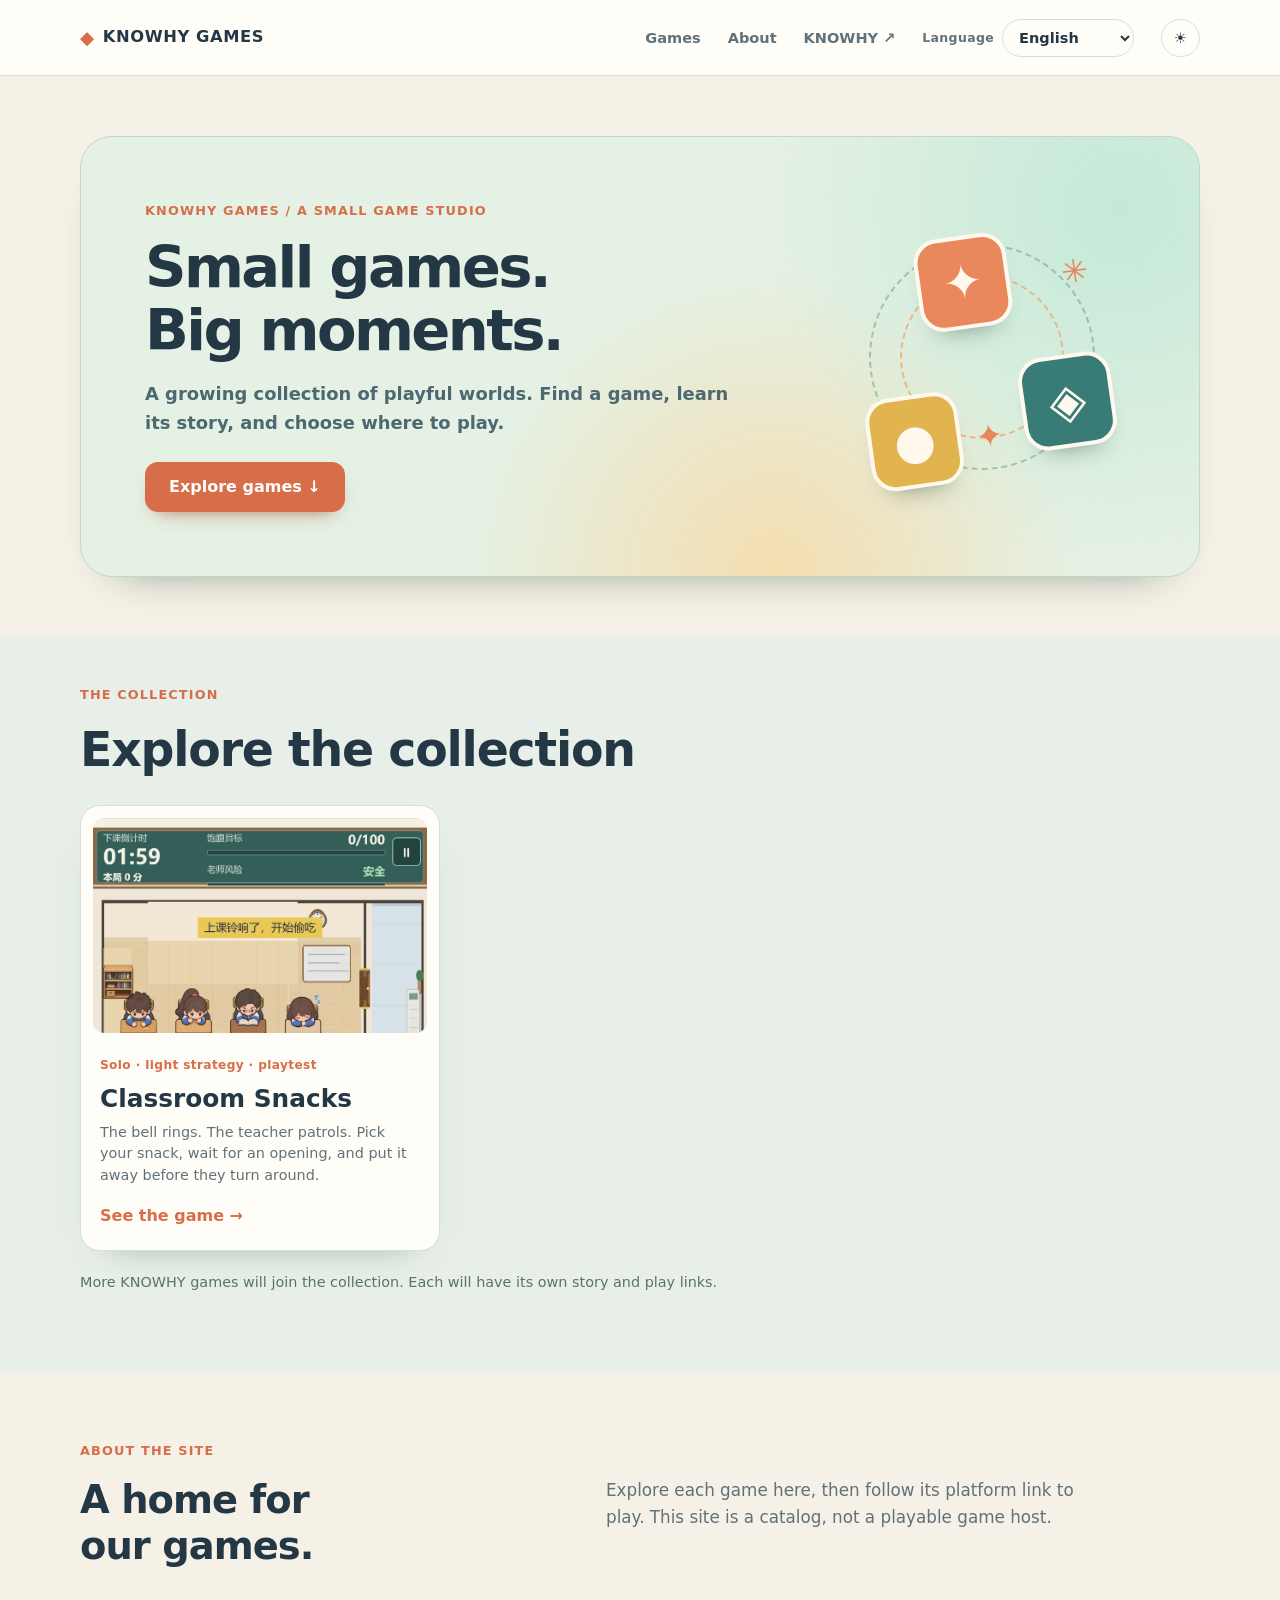
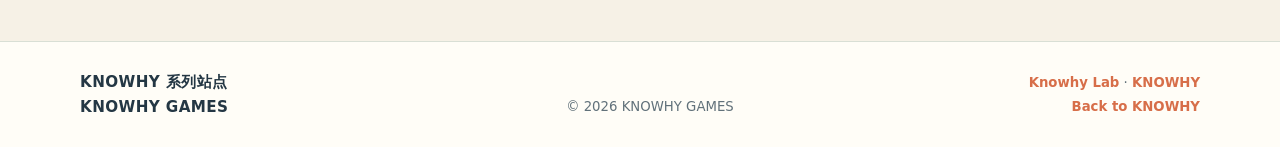
<file: index.html>
<!doctype html>
<html lang="en">
<head>
  <meta charset="utf-8" />
  <meta name="viewport" content="width=device-width, initial-scale=1" />
  <meta name="description" content="Discover indie games from KNOWHY GAMES, explore Classroom Snacks, and find where to play." />
  <meta name="theme-color" content="#f4efe3" />
  <title>KNOWHY GAMES · Indie games</title>
  <link rel="stylesheet" href="./styles.css" />
</head>
<body data-page="home">
  <header class="nav">
    <a class="brand" href="./"><span class="brand-mark" aria-hidden="true">◆</span> KNOWHY GAMES</a>
    <nav class="nav-links" aria-label="Main navigation" data-i18n-aria="navMain">
      <a href="#games" data-i18n="navGames">Games</a>
      <a href="#studio" data-i18n="navAbout">About</a>
      <a class="nav-parent" href="https://knowhy.net/">KNOWHY ↗</a>
      <label class="language-wrap"><span class="language-label">Language</span><select class="language-select" data-language-select aria-label="Website language" data-i18n-aria="navLanguage"><option value="zh-CN">中文</option><option value="en" selected>English</option><option value="ja">日本語</option><option value="ko">한국어</option><option value="es">Español</option><option value="pt-BR">Português</option><option value="fr">Français</option><option value="de">Deutsch</option></select></label>
      <button id="daynight" class="daynight" type="button" aria-label="Switch to day appearance" data-i18n-aria="themeDay">☀</button>
    </nav>
  </header>
  <main>
    <section class="hero">
      <div class="hero-inner">
        <div class="hero-copy">
          <p class="eyebrow" data-i18n="homeEyebrow">KNOWHY GAMES / A small game studio</p>
          <h1 class="hero-title" data-i18n="homeTitle">Small games. Big moments.</h1>
          <p class="hero-sub" data-i18n="homeLead">A growing collection of playful worlds. Find a game, learn its story, and choose where to play.</p>
          <a class="btn" href="#games" data-i18n="homeExplore">Explore games ↓</a>
        </div>
        <div class="hero-playfield" aria-hidden="true"><span class="playfield-orbit orbit-one"></span><span class="playfield-orbit orbit-two"></span><span class="playfield-tile tile-one">✦</span><span class="playfield-tile tile-two">◈</span><span class="playfield-tile tile-three">●</span><span class="playfield-spark spark-one">✳</span><span class="playfield-spark spark-two">✦</span></div>
      </div>
    </section>
    <section id="games" class="games">
      <div class="section-head"><p class="kicker" data-i18n="gamesKicker">THE COLLECTION</p><h2 data-i18n="gamesTitle">Explore the collection</h2></div>
      <div class="game-grid">
        <a class="game-card" href="./classroom-snacks/" aria-label="View Classroom Snacks" data-i18n-aria="gameMore">
          <div class="g-tile"><img src="./classroom.png" width="390" height="844" alt="Classroom Snacks gameplay screenshot" data-i18n-alt="detailImageAlt" loading="lazy"></div>
          <div class="game-copy"><span class="g-tag" data-i18n="gameTag">Solo · light strategy · playtest</span><h3 data-i18n="gameTitle">Classroom Snacks</h3><p data-i18n="gameDescription">The bell rings. The teacher patrols. Pick your snack, wait for an opening, and put it away before they turn around.</p><span class="game-more" data-i18n="gameMore">See the game →</span></div>
        </a>
      </div>
      <p class="catalog-note" data-i18n="catalogNote">More KNOWHY games will join the collection. Each will have its own story and play links.</p>
    </section>
    <section id="studio" class="studio">
      <div class="studio-inner"><p class="kicker" data-i18n="aboutKicker">ABOUT THE SITE</p><div class="studio-row"><h2 data-i18n="aboutTitle">A home for our games.</h2><p class="studio-text" data-i18n="aboutBody">Explore each game here, then follow its platform link to play. This site is a catalog, not a playable game host.</p></div></div>
    </section>
  </main>
  <footer class="footer"><div class="foot-bottom"><strong>KNOWHY 系列站点</strong><span><a href="https://lab.knowhy.net/">Knowhy Lab</a> · <a href="https://knowhy.net/">KNOWHY</a></span></div><div class="foot-bottom"><strong>KNOWHY GAMES</strong><span>© 2026 KNOWHY GAMES</span><a href="https://knowhy.net/" data-i18n="footerBack">Back to KNOWHY</a></div></footer>
  <script type="module" src="./main.js"></script>
</body>
</html>
</file>
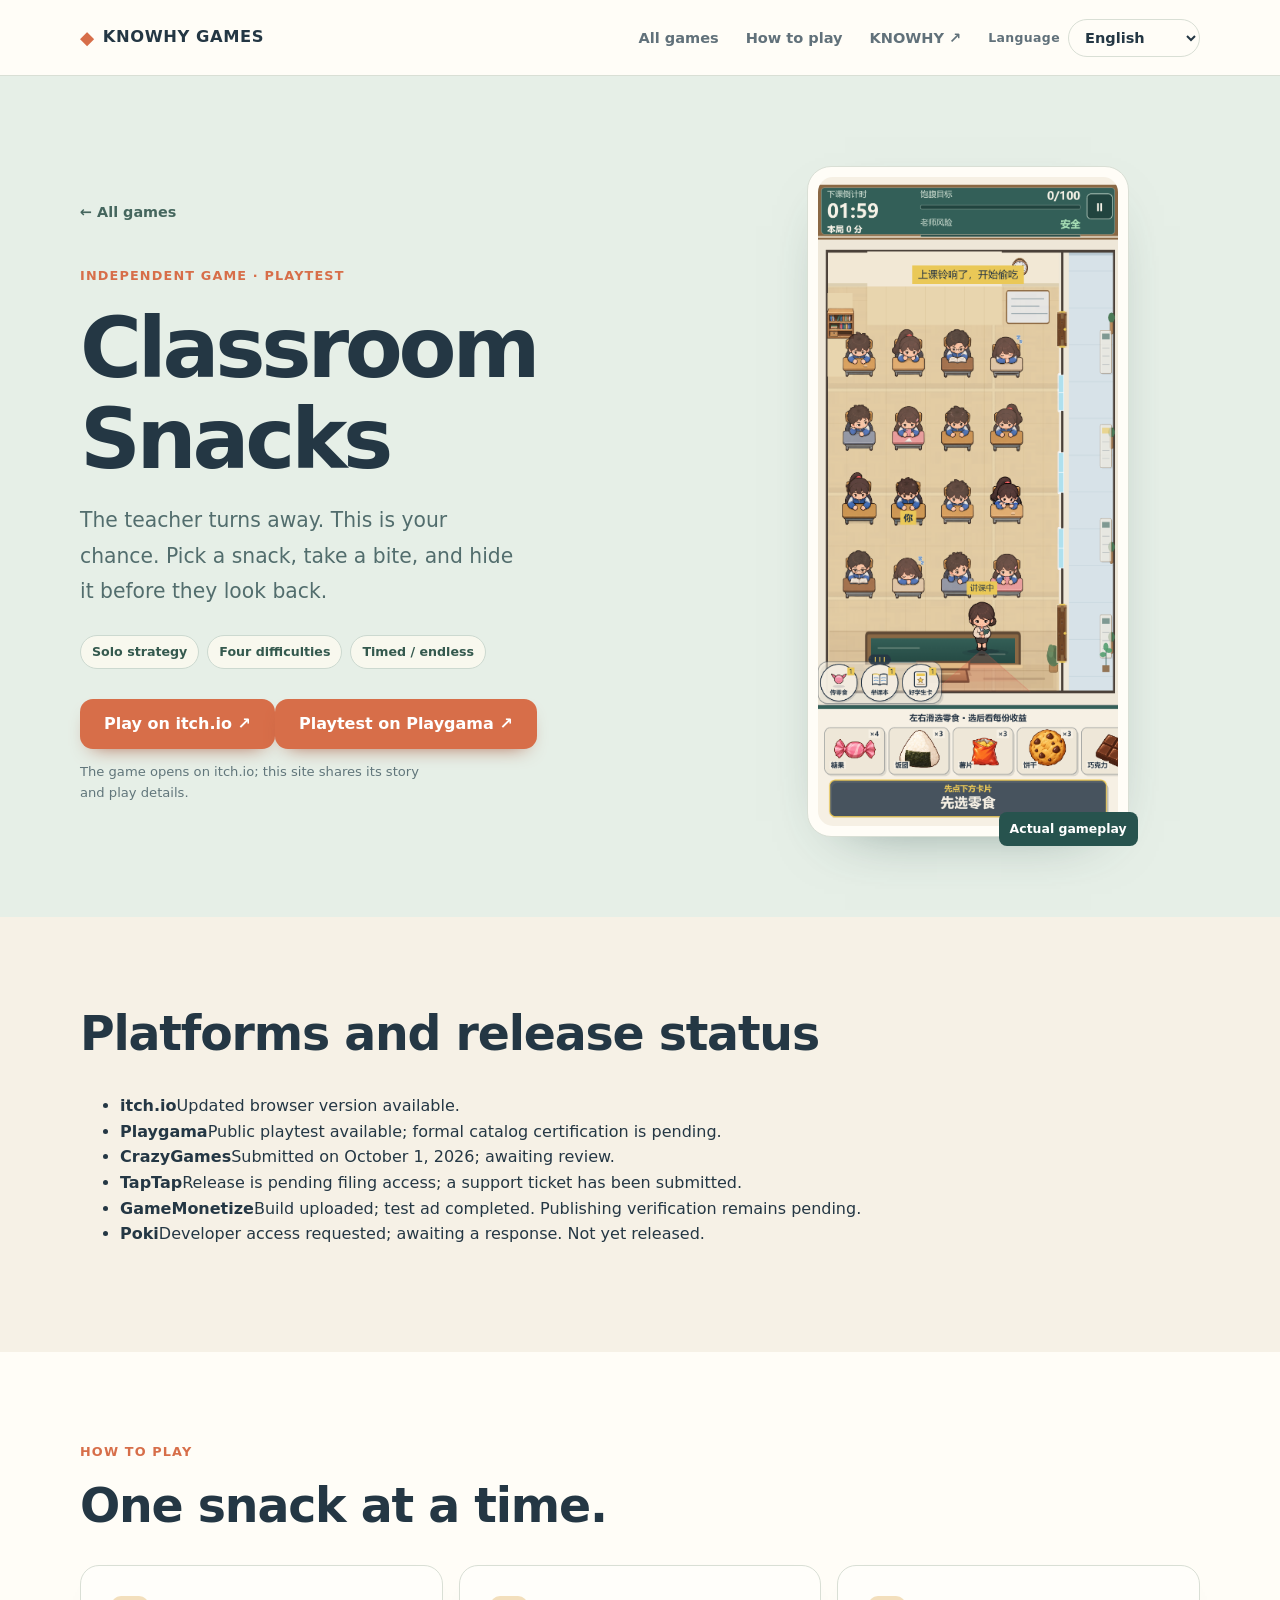
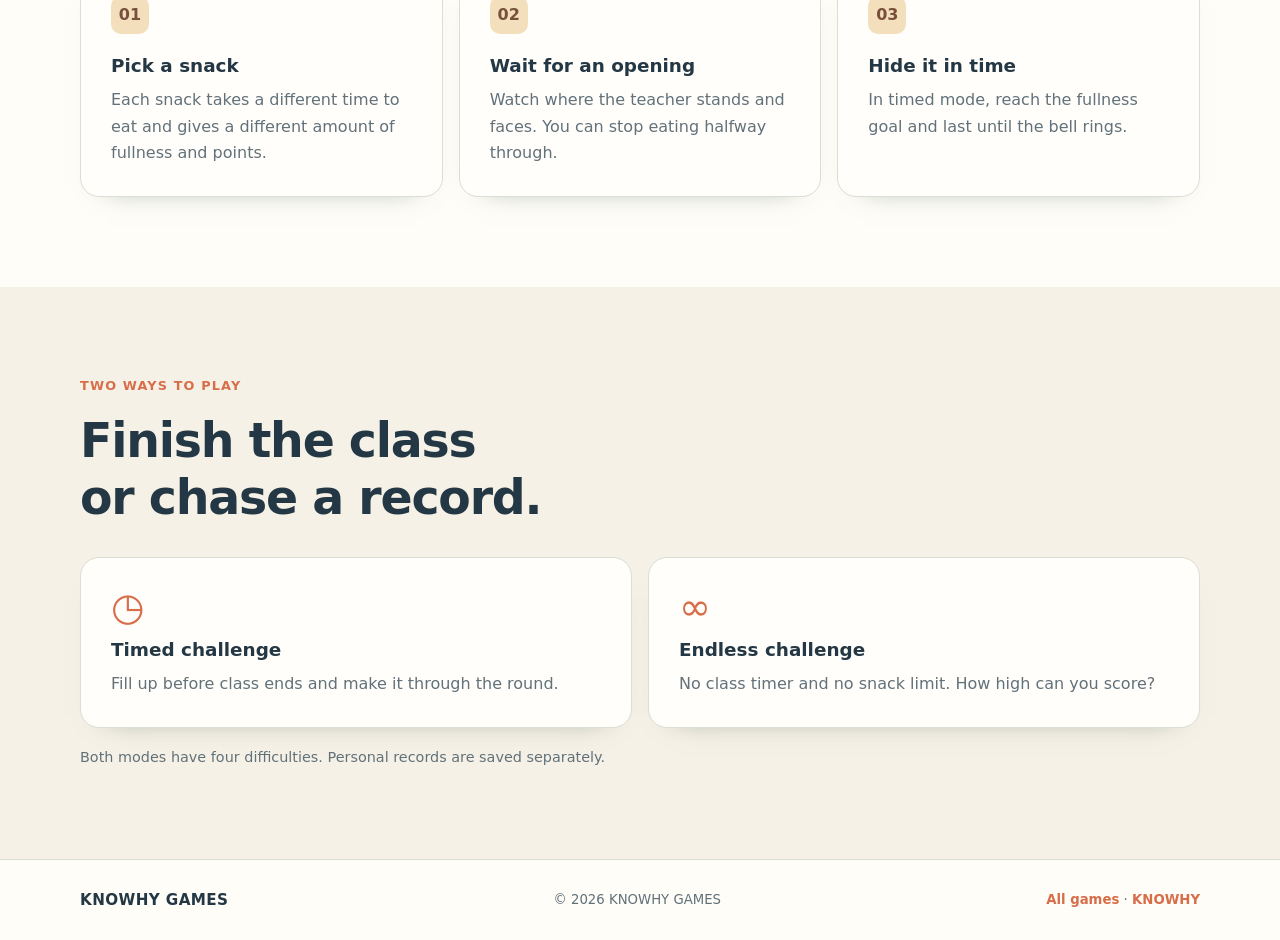
<file: classroom-snacks/index.html>
<!doctype html>
<html lang="en">
<head>
  <meta charset="utf-8" />
  <meta name="viewport" content="width=device-width, initial-scale=1" />
  <meta name="description" content="Learn how to play Classroom Snacks, explore its modes, and find where to play." />
  <meta name="theme-color" content="#f4efe3" />
  <title>Classroom Snacks · KNOWHY GAMES</title>
  <link rel="stylesheet" href="../styles.css" />
  <link rel="stylesheet" href="../detail.css" />
</head>
<body class="detail-page" data-page="detail">
  <header class="nav"><a class="brand" href="../"><span class="brand-mark" aria-hidden="true">◆</span> KNOWHY GAMES</a><nav class="nav-links" aria-label="Main navigation" data-i18n-aria="navMain"><a href="../" data-i18n="navAll">All games</a><a href="#how-to-play" data-i18n="navHow">How to play</a><a class="nav-parent" href="https://knowhy.net/">KNOWHY ↗</a><label class="language-wrap"><span class="language-label">Language</span><select class="language-select" data-language-select aria-label="Website language" data-i18n-aria="navLanguage"><option value="zh-CN">中文</option><option value="en" selected>English</option><option value="ja">日本語</option><option value="ko">한국어</option><option value="es">Español</option><option value="pt-BR">Português</option><option value="fr">Français</option><option value="de">Deutsch</option></select></label></nav></header>
  <main>
    <section class="detail-hero">
      <div class="detail-hero-inner">
        <div class="detail-heading"><a class="back-link" href="../" data-i18n="detailBack">← All games</a><p class="eyebrow" data-i18n="detailEyebrow">Independent game · playtest</p><h1 data-i18n="detailTitle">Classroom Snacks</h1><p class="detail-lead" data-i18n="detailLead">The teacher turns away. This is your chance. Pick a snack, take a bite, and hide it before they look back.</p><div class="detail-tags"><span data-i18n="detailTagSolo">Solo strategy</span><span data-i18n="detailTagFour">Four difficulties</span><span data-i18n="detailTagModes">Timed / endless</span></div><div class="platform-actions"><a class="btn" href="https://knowhy.itch.io/classroom-snacks" target="_blank" rel="noopener noreferrer" data-i18n="detailPlay">Play on itch.io ↗</a><a class="btn" href="https://playgama.ai/play/3tqjeyv6y7" target="_blank" rel="noopener noreferrer" data-i18n="detailPlayPlaygama">Playtest on Playgama ↗</a></div><p class="platform-note" data-i18n="detailPlatform">The game opens on itch.io; this site shares its story and play details.</p></div>
        <div class="detail-screen"><img src="../classroom.png" width="390" height="844" alt="Classroom Snacks gameplay screenshot" data-i18n-alt="detailImageAlt"><span data-i18n="detailImageCaption">Actual gameplay</span></div>
      </div>
    </section>
    <section class="detail-section"><div class="detail-shell"><h2 data-i18n="releaseTitle">Platforms and release status</h2><ul class="release-status">
      <li><strong>itch.io</strong><span data-i18n="itchStatus">Updated browser version available.</span></li>
      <li><strong>Playgama</strong><span data-i18n="playgamaStatus">Public playtest available; formal catalog certification is pending.</span></li>
      <li><strong>CrazyGames</strong><span data-i18n="crazygamesStatus">Submitted on October 1, 2026; awaiting review.</span></li>
      <li><strong>TapTap</strong><span data-i18n="taptapStatus">Release is pending filing access; a support ticket has been submitted.</span></li>
      <li><strong>GameMonetize</strong><span data-i18n="gamemonetizeStatus">Build uploaded; test ad completed. Publishing verification remains pending.</span></li>
      <li><strong>Poki</strong><span data-i18n="pokiStatus">Developer access requested; awaiting a response. Not yet released.</span></li>
    </ul></div></section>
    <section class="detail-section" id="how-to-play"><div class="detail-shell"><p class="kicker" data-i18n="howKicker">HOW TO PLAY</p><h2 data-i18n="howTitle">One snack at a time.</h2><div class="rule-grid"><article><span>01</span><h3 data-i18n="stepOneTitle">Pick a snack</h3><p data-i18n="stepOneBody">Each snack takes a different time to eat and gives a different amount of fullness and points.</p></article><article><span>02</span><h3 data-i18n="stepTwoTitle">Wait for an opening</h3><p data-i18n="stepTwoBody">Watch where the teacher stands and faces. You can stop eating halfway through.</p></article><article><span>03</span><h3 data-i18n="stepThreeTitle">Hide it in time</h3><p data-i18n="stepThreeBody">In timed mode, reach the fullness goal and last until the bell rings.</p></article></div></div></section>
    <section class="detail-section modes-section"><div class="detail-shell"><p class="kicker" data-i18n="modesKicker">TWO WAYS TO PLAY</p><h2 data-i18n="modesTitle">Finish the class or chase a record.</h2><div class="mode-grid"><article><span class="mode-symbol" aria-hidden="true">◷</span><h3 data-i18n="timedTitle">Timed challenge</h3><p data-i18n="timedBody">Fill up before class ends and make it through the round.</p></article><article><span class="mode-symbol" aria-hidden="true">∞</span><h3 data-i18n="endlessTitle">Endless challenge</h3><p data-i18n="endlessBody">No class timer and no snack limit. How high can you score?</p></article></div><p class="mode-foot" data-i18n="modesFoot">Both modes have four difficulties. Personal records are saved separately.</p></div></section>
  </main>
  <footer class="footer"><div class="foot-bottom"><strong>KNOWHY GAMES</strong><span>© 2026 KNOWHY GAMES</span><span><a href="../" data-i18n="footerAll">All games</a> · <a href="https://knowhy.net/">KNOWHY</a></span></div></footer>
  <script type="module" src="../site-i18n.js"></script>
</body>
</html>
</file>
<file: styles.css>
:root {
  --paper: #f6f1e6;
  --paper-light: #fffdf7;
  --ink: #243744;
  --muted: #61717a;
  --green: #265953;
  --accent: #d76e49;
  --line: #d9dfd5;
  --shadow: 0 22px 60px -38px #294c47a8;
  --max: 1120px;
}
* { box-sizing: border-box; }
html { scroll-behavior: smooth; scroll-padding-top: 88px; }
body { margin: 0; color: var(--ink); background: var(--paper); font: 400 16px/1.6 system-ui, -apple-system, "Segoe UI", "Microsoft YaHei", sans-serif; -webkit-font-smoothing: antialiased; }
body.night { --paper: #161e2e; --paper-light: #202b3b; --ink: #f5f1e7; --muted: #bdc9ca; --green: #d4ead5; --accent: #f1a479; --line: #455667; --shadow: 0 22px 60px -38px #000; }
button, select { font: inherit; }
a { color: inherit; text-decoration: none; }
a:focus-visible, button:focus-visible, select:focus-visible { outline: 3px solid var(--accent); outline-offset: 3px; }
img { max-width: 100%; }
.visually-hidden { position: absolute; width: 1px; height: 1px; overflow: hidden; clip: rect(0, 0, 0, 0); white-space: nowrap; }
.nav { min-height: 76px; padding: 12px max(24px, calc((100vw - var(--max)) / 2)); display: flex; align-items: center; justify-content: space-between; gap: 16px; background: var(--paper-light); border-bottom: 1px solid var(--line); position: relative; z-index: 5; }
.brand { display: inline-flex; align-items: center; gap: 8px; white-space: nowrap; font-size: 1.02rem; font-weight: 850; letter-spacing: .035em; }
.brand-mark { color: var(--accent); font-size: 1.13em; }
.nav-links { display: flex; align-items: center; gap: clamp(12px, 2.1vw, 28px); font-size: .91rem; font-weight: 700; }
.nav-links > a { white-space: nowrap; color: var(--muted); }
.nav-links > a:hover { color: var(--accent); }
.language-select, .daynight { border: 1px solid var(--line); background: var(--paper-light); color: var(--ink); border-radius: 999px; height: 38px; cursor: pointer; }
.language-wrap { display: inline-flex; align-items: center; gap: 8px; white-space: nowrap; }
.language-label { color: var(--muted); font-size: .78rem; font-weight: 850; letter-spacing: .03em; }
.language-select { max-width: 132px; padding: 0 28px 0 12px; font-weight: 700; }
.daynight { min-width: 38px; padding: 0 12px; font-weight: 700; }
.hero { padding: clamp(36px, 5vw, 60px) 24px; background: var(--paper); }
.hero-inner { width: min(100%, var(--max)); min-height: 330px; margin: auto; display: grid; grid-template-columns: minmax(0, 1.35fr) minmax(220px, .65fr); align-items: center; gap: clamp(24px, 4vw, 64px); position: relative; overflow: hidden; border: 1px solid #bfd8c8; border-radius: 32px; padding: clamp(32px, 5vw, 64px); background: radial-gradient(circle at 93% 16%, #c4e9d7 0, transparent 32%), radial-gradient(circle at 62% 100%, #f4ddaf 0, transparent 37%), #e5f1e4; box-shadow: 0 22px 46px -39px #315c4b; }
.hero-copy { max-width: 650px; position: relative; z-index: 1; }
.eyebrow, .kicker { margin: 0 0 16px; color: var(--accent); font-size: .8rem; font-weight: 850; letter-spacing: .09em; text-transform: uppercase; }
.hero-title { margin: 0; max-width: 16ch; font-size: clamp(2.4rem, 4.5vw, 4.3rem); line-height: 1.08; font-weight: 850; letter-spacing: -.045em; text-wrap: balance; }
.hero-sub { max-width: 48ch; margin: 18px 0 25px; font-size: clamp(1rem, 1.4vw, 1.14rem); font-weight: 550; color: #4d6870; }
.btn { display: inline-flex; align-items: center; justify-content: center; min-height: 50px; padding: 12px 24px; border-radius: 13px; background: var(--accent); color: white; font-weight: 800; box-shadow: 0 9px 20px -12px #a95439; transition: transform .2s ease, box-shadow .2s ease; }
.btn:hover { transform: translateY(-2px); box-shadow: 0 15px 24px -13px #a95439; }
.hero-playfield { position: relative; justify-self: center; width: 250px; height: 250px; transform: rotate(-8deg); }
.playfield-orbit { position: absolute; inset: 12px; border: 2px dashed #5c9c8280; border-radius: 50%; }
.orbit-two { inset: 43px; border-color: #f1a367b8; transform: rotate(30deg); }
.playfield-tile { position: absolute; display: grid; place-items: center; width: 93px; height: 93px; border: 4px solid #fff9ed; border-radius: 24px; color: #fff9ed; font-size: 3rem; box-shadow: 0 17px 25px -18px #22423988; animation: tile-float 5.2s ease-in-out infinite; }
.tile-one { top: 2px; left: 70px; background: #e8885c; }
.tile-two { right: 0; bottom: 23px; background: #387b77; animation-delay: -1.3s; }
.tile-three { bottom: 4px; left: 0; background: #e2b450; animation-delay: -2.6s; }
.playfield-spark { position: absolute; color: #e78659; font-size: 2rem; animation: spark-breathe 4s ease-in-out infinite; }
.spark-one { top: 28px; right: 8px; }.spark-two { bottom: 20px; left: 108px; animation-delay: -2s; }
@keyframes tile-float { 0%, 100% { transform: translateY(0) rotate(-2deg); } 50% { transform: translateY(-7px) rotate(2deg); } }
@keyframes spark-breathe { 0%, 100% { opacity: .5; transform: scale(.9); } 50% { opacity: 1; transform: scale(1.1); } }
.games { background: #e7efe8; padding: 48px 24px 64px; }
.section-head, .game-grid, .catalog-note, .studio-inner { width: min(100%, var(--max)); margin-inline: auto; }
.section-head { margin-bottom: 27px; }
h2 { margin: 0; font-size: clamp(2rem, 3.7vw, 3.2rem); line-height: 1.2; font-weight: 820; letter-spacing: -.025em; text-wrap: balance; }
.game-grid { display: grid; grid-template-columns: repeat(auto-fill, minmax(min(100%, 280px), 1fr)); gap: 20px; }
.game-card { display: block; max-width: 360px; min-width: 0; padding: 12px 12px 22px; background: var(--paper-light); border: 1px solid var(--line); border-radius: 20px; box-shadow: 0 18px 36px -31px #294c47a8; transition: transform .22s ease, box-shadow .22s ease; }
.game-card:hover { transform: translateY(-5px) rotate(-.4deg); box-shadow: 0 24px 42px -28px #294c47aa; }
.g-tile { height: 215px; display: grid; place-items: center; overflow: hidden; border-radius: 12px; background: repeating-linear-gradient(90deg, #dce4d2 0 22px, #e8ecd9 22px 24px); }
.g-tile img { width: auto; height: 100%; object-fit: contain; box-shadow: 0 8px 28px #21423d38; transition: transform .25s ease; }
.game-card:hover .g-tile img { transform: scale(1.04); }
.game-copy { padding: 18px 7px 0; }
.g-tag { color: var(--accent); font-size: .76rem; font-weight: 850; letter-spacing: .03em; }
.game-card h3 { margin: 7px 0 8px; font-size: 1.55rem; line-height: 1.2; }
.game-card p { margin: 0 0 16px; color: var(--muted); font-size: .9rem; line-height: 1.5; }
.game-more { display: inline-block; color: var(--accent); font-weight: 850; }
.catalog-note { margin-top: 20px; color: #5a736b; font-size: .9rem; }
.studio { padding: 68px 24px 72px; background: var(--paper); }
.studio-row { display: grid; grid-template-columns: minmax(0, .9fr) minmax(0, 1.1fr); gap: 40px; align-items: start; }
.studio h2 { max-width: 14ch; font-size: clamp(1.7rem, 3vw, 2.7rem); }
.studio-text { margin: 0; max-width: 47ch; color: var(--muted); font-size: 1.05rem; }
.footer { padding: 28px 24px; background: var(--paper-light); border-top: 1px solid var(--line); }
.foot-bottom { width: min(100%, var(--max)); margin: auto; display: flex; justify-content: space-between; align-items: center; gap: 16px; color: var(--muted); font-size: .83rem; }
.foot-bottom strong { color: var(--ink); font-size: .95rem; letter-spacing: .025em; }
.foot-bottom a { color: var(--accent); font-weight: 800; }
@media (max-width: 780px) {
  .nav { padding: 11px 16px; min-height: 62px; flex-wrap: wrap; }
  .nav-links { gap: 8px; }
  .nav-links > a { display: none; }
  .brand { font-size: .86rem; gap: 5px; }
  .language-select { max-width: 100px; height: 36px; padding-left: 9px; padding-right: 20px; font-size: .8rem; }
  .daynight { width: 36px; height: 36px; padding: 0; }
  .hero { padding: 24px 18px 32px; }
  .hero-inner { min-height: 0; grid-template-columns: 1fr; gap: 12px; padding: 32px 25px 22px; }
  .hero-copy { padding: 0; }
  .hero-title { max-width: 16ch; font-size: clamp(2.25rem, 8vw, 3.7rem); }
  .hero-sub { margin: 17px 0 22px; }
  .hero-playfield { width: 150px; height: 112px; transform: scale(.55) rotate(-8deg); transform-origin: top center; margin-bottom: -42px; }
  .games { padding: 48px 18px 58px; }
  .studio { padding: 56px 18px; }
  .studio-row { grid-template-columns: 1fr; gap: 14px; }
  .foot-bottom { flex-wrap: wrap; }
}
@media (max-width: 520px) { .brand { width: 100%; } .nav-links { width: 100%; justify-content: space-between; } .language-wrap { margin-left: auto; } }
@media (max-width: 370px) { .nav { padding-inline: 13px; } .brand { font-size: .8rem; } .language-select { max-width: 102px; padding-left: 7px; padding-right: 18px; } }
@media (prefers-reduced-motion: reduce) { html { scroll-behavior: auto; } .btn, .game-card, .g-tile img { transition: none; } .playfield-tile, .playfield-spark { animation: none; } }


body.night .hero { background: var(--paper); }
body.night .hero-inner { background: radial-gradient(circle at 93% 16%, #27554e 0, transparent 33%), #263c3d; border-color: #45665e; }
body.night .hero-sub { color: var(--muted); }
body.night .games { background: #1c3035; }
body.night .catalog-note { color: var(--muted); }
</file>
<file: detail.css>
.detail-page { background: var(--paper); }
.detail-hero { padding: clamp(56px, 7vw, 92px) 24px 80px; background: #e6efe7; }
.detail-hero-inner, .detail-shell { width: min(100%, var(--max)); margin-inline: auto; }
.detail-hero-inner { display: grid; grid-template-columns: minmax(0, 1.12fr) minmax(250px, .88fr); align-items: center; gap: clamp(28px, 5vw, 80px); }
.back-link { display: inline-block; margin-bottom: 42px; color: #45665e; font-size: .9rem; font-weight: 800; }
.back-link:hover { color: var(--accent); }
.detail-heading h1 { margin: 4px 0 18px; font-size: clamp(3.2rem, 6.6vw, 6rem); line-height: 1.08; letter-spacing: -.05em; text-wrap: balance; }
.detail-lead { max-width: 35ch; margin: 0; color: #526d6d; font-size: clamp(1.08rem, 1.65vw, 1.27rem); line-height: 1.75; }
.detail-tags { display: flex; flex-wrap: wrap; gap: 8px; margin: 25px 0 30px; }
.detail-tags span { padding: 6px 11px; border: 1px solid #ccd9d0; border-radius: 999px; background: #f8f8ee; color: #34594e; font-size: .79rem; font-weight: 800; }
.play-links { display: flex; flex-wrap: wrap; gap: 10px; }
.play-links .btn { text-decoration: none; }
.play-links .btn-secondary { background: #fffefa; border: 1px solid #c9d6cd; color: #28544b; box-shadow: 0 9px 20px -14px #294c47; }
.play-links .btn-secondary:hover { box-shadow: 0 15px 24px -14px #294c47; }
.platform-note { max-width: 44ch; margin: 12px 0 0; color: #61767b; font-size: .82rem; }
.detail-screen { position: relative; justify-self: center; width: min(100%, 322px); padding: 10px; border: 1px solid var(--line); border-radius: 24px; background: var(--paper-light); box-shadow: var(--shadow); }
.detail-screen img { display: block; width: 100%; height: auto; border-radius: 15px; }
.detail-screen span { position: absolute; right: -10px; bottom: -10px; padding: 7px 11px; border-radius: 8px; background: #27534e; color: white; font-size: .78rem; font-weight: 800; }
.detail-section { padding: clamp(64px, 7vw, 90px) 24px; background: var(--paper); }
.detail-section:nth-of-type(odd) { background: var(--paper-light); }
.detail-section h2 { max-width: 780px; margin: 0 0 30px; }
.rule-grid, .mode-grid { display: grid; gap: 16px; }
.rule-grid { grid-template-columns: repeat(3, minmax(0, 1fr)); }
.mode-grid { grid-template-columns: repeat(2, minmax(0, 1fr)); }
.rule-grid article, .mode-grid article { min-width: 0; padding: clamp(22px, 2.5vw, 30px); border: 1px solid var(--line); border-radius: 19px; background: #fffefa; box-shadow: 0 14px 28px -27px #294c47aa; }
.rule-grid article > span { display: inline-grid; place-items: center; width: 38px; height: 38px; margin-bottom: 20px; border-radius: 10px; background: #f3dfbc; color: #78503c; font-weight: 850; }
.rule-grid h3, .mode-grid h3 { margin: 0 0 8px; font-size: 1.15rem; line-height: 1.35; }
.rule-grid p, .mode-grid p { margin: 0; color: #62717a; line-height: 1.65; }
.mode-symbol { display: block; margin-bottom: 12px; color: var(--accent); font-size: 2.4rem; line-height: 1; }
.mode-foot { margin: 18px 0 0; color: #61717a; font-size: .9rem; }
.detail-page .footer { background: var(--paper-light); }
@media (max-width: 780px) {
  .detail-hero { padding: 43px 18px 62px; }
  .detail-hero-inner { grid-template-columns: 1fr; gap: 34px; }
  .back-link { margin-bottom: 26px; }
  .detail-screen { width: min(68vw, 270px); }
  .detail-section { padding: 62px 18px; }
  .rule-grid, .mode-grid { grid-template-columns: 1fr; }
  .rule-grid article > span { margin-bottom: 12px; }
}
</file>
